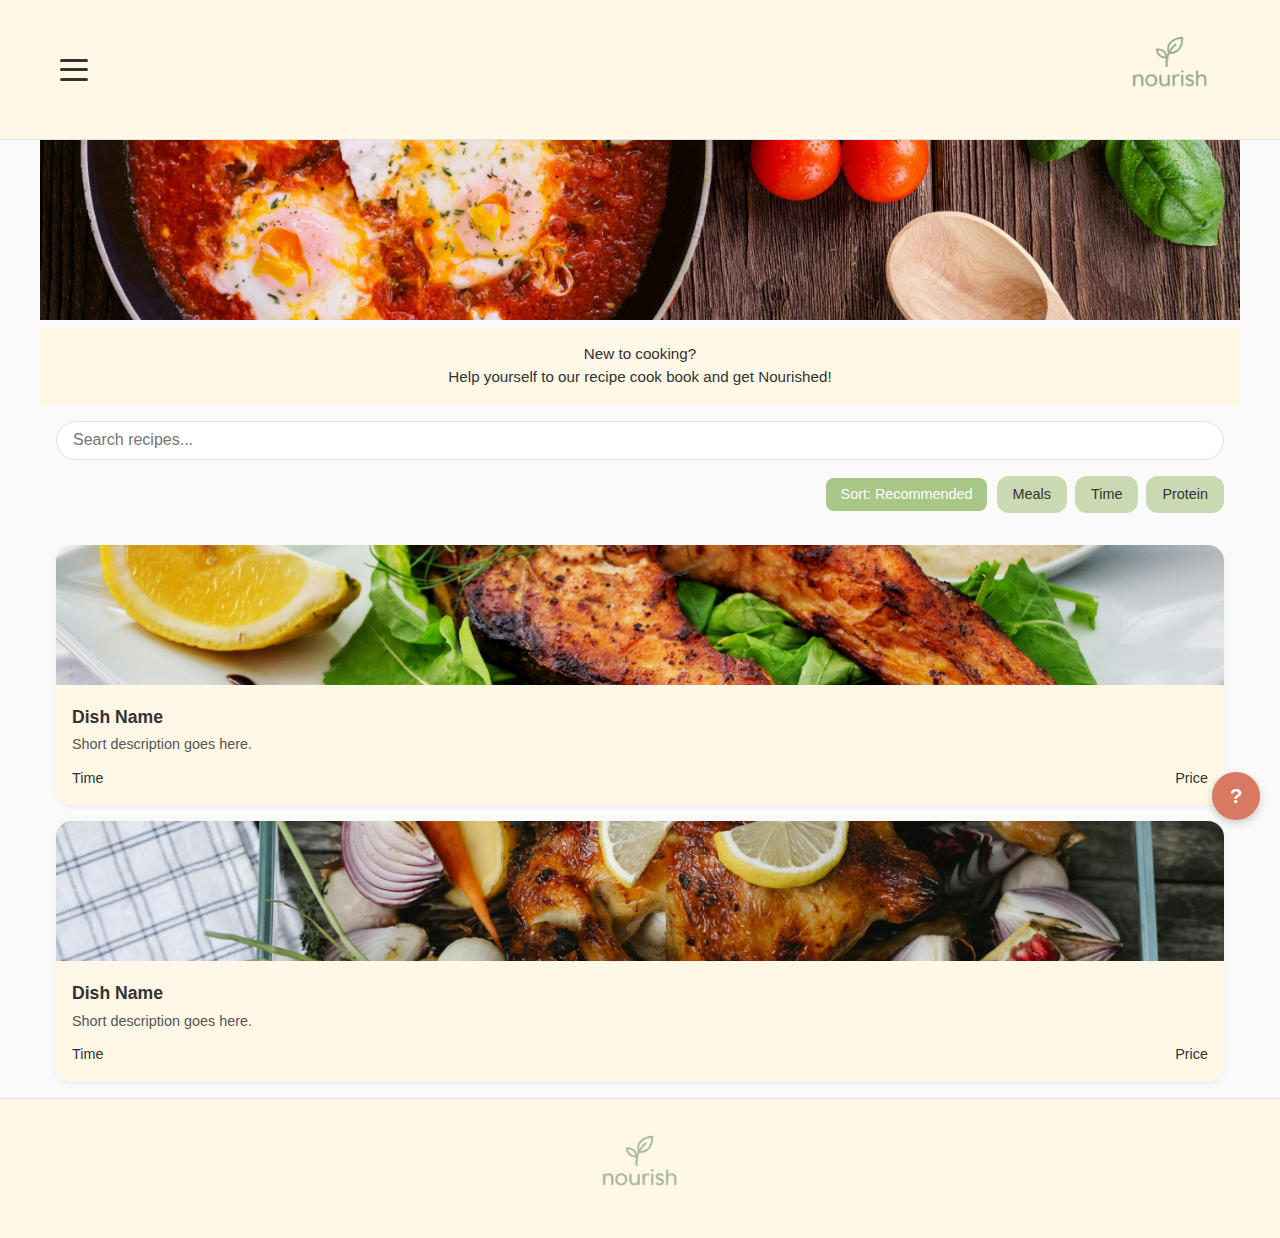
<file: index.html>
<!DOCTYPE html>
<html lang="en">
<head>
  <meta charset="UTF-8" />
  <meta name="viewport" content="width=device-width, initial-scale=1.0" />
  <title>Nourish | Home</title>
  <link rel="stylesheet" href="css/normalize.css">
  <link rel="stylesheet" href="css/screen.css">
</head>
<body>

  <header class="header">
    <div class="nav-container">
      <button class="menu-btn"
              aria-label="Menu"
              aria-expanded="false"
              aria-controls="primary-navigation">
        <span></span><span></span><span></span>
      </button>

      <a href="index.html">
        <img src="nourish-logo1.png" alt="Nourish Logo" class="logo-img">
      </a>
    </div>
  </header>

  <nav id="primary-navigation" class="nav-menu" aria-hidden="true">
    <a href="index.html">Home</a>
    <a href="help.html">Help</a>
  </nav>

  <section class="hero">
    <img src="hero-image.jpg" alt="Cooking hero image" class="hero-img" />
  </section>

  <section class="intro">
    <p>New to cooking?</p>
    <p>Help yourself to our recipe cook book and get Nourished!</p>
  </section>

  <section class="search-section">
    <input 
      type="text" 
      placeholder="Search recipes..." 
      class="search-bar" 
      aria-label="Search recipes"
    />

    <div class="filters">
      <button class="sort-btn">Sort: Recommended</button>
      <div class="filter-group">
        <button class="filter">Meals</button>
        <button class="filter">Time</button>
        <button class="filter">Protein</button>
      </div>
    </div>
  </section>

  <main class="recipe-list">
    <a href="recipe.html" class="recipe-link">
      <article class="recipe-card">
        <img src="recipe1.jpg" alt="Dish image" class="recipe-img" />
        <div class="recipe-content">
          <h2 class="recipe-title">Dish Name</h2>
          <p class="recipe-desc">Short description goes here.</p>
          <div class="recipe-meta">
            <span class="time">Time</span>
            <span class="price">Price</span>
          </div>
        </div>
      </article>
    </a>

    <article class="recipe-card">
      <img src="recipe2.jpg" alt="Dish image" class="recipe-img" />
      <div class="recipe-content">
        <h2 class="recipe-title">Dish Name</h2>
        <p class="recipe-desc">Short description goes here.</p>
        <div class="recipe-meta">
          <span class="time">Time</span>
          <span class="price">Price</span>
        </div>
      </div>
  </article>
  </main>

  <a href="help.html" class="help-btn" aria-label="Help">?</a>

  <footer class="footer">
    <a href="index.html">
      <img src="nourish-logo1.png" alt="Nourish Logo" class="footer-logo">
    </a>
  </footer>

  <script src="main.js"></script>
</body>
</html>
</file>
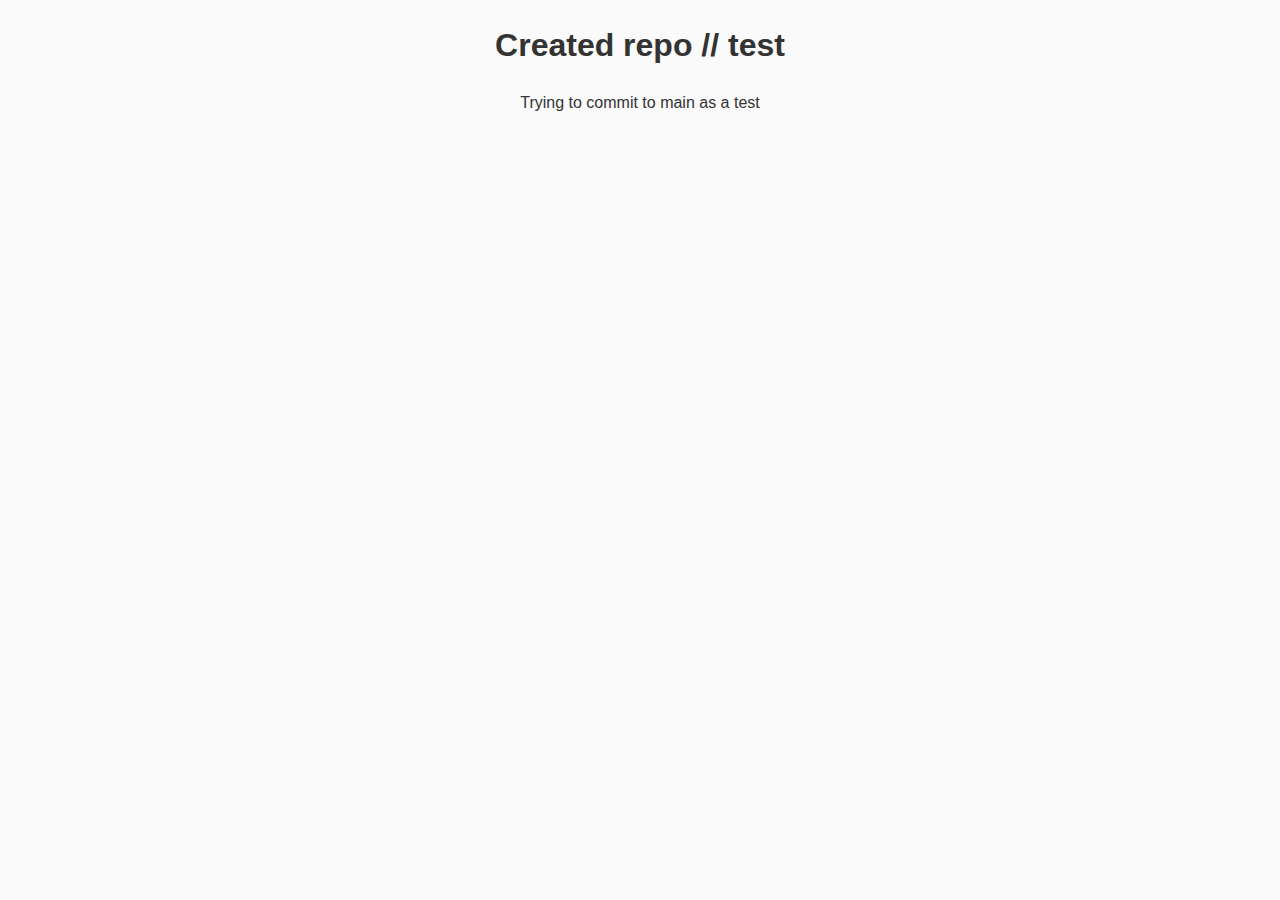
<file: <!DOCTYPE html>.html>
<!DOCTYPE html>
<html lang="en">
<head>
  <meta charset="UTF-8">
  <meta name="viewport" content="width=device-width, initial-scale=1.0">
  <title>Document</title>
  <link rel="stylesheet" href="css/normalize.css">
  <link rel="stylesheet" href="css/screen.css">
</head>
<body>
    <h1>Created repo // test</h1>

    <p>Trying to commit to main as a test</p>
    
</body>
</html>
</file>
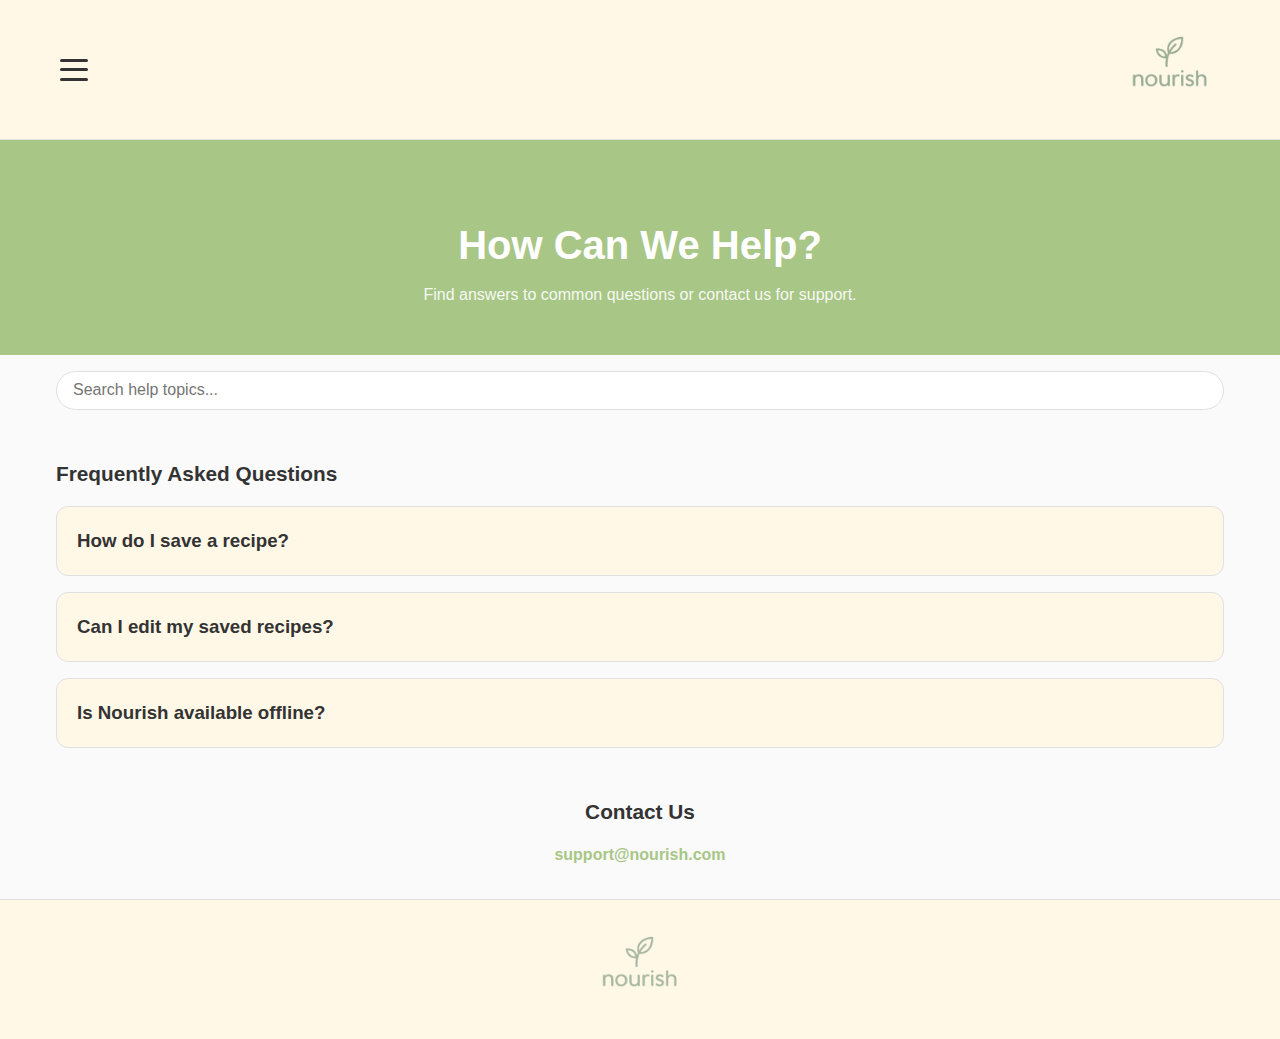
<file: help.html>
<!DOCTYPE html>
<html lang="en">
<head>
  <meta charset="UTF-8" />
  <meta name="viewport" content="width=device-width, initial-scale=1.0" />
  <title>Nourish | Help</title>
  <link rel="stylesheet" href="css/normalize.css">
  <link rel="stylesheet" href="css/screen.css">
</head>
<body>

  <header class="header">
    <div class="nav-container">
      <button class="menu-btn"
              type="button"
              aria-label="Menu"
              aria-expanded="false"
              aria-controls="primary-navigation">
        <span></span><span></span><span></span>
      </button>

      <a href="index.html">
        <img src="nourish-logo1.png" alt="Nourish Logo" class="logo-img">
      </a>
    </div>
  </header>

  <nav id="primary-navigation" class="nav-menu" aria-hidden="true">
    <a href="index.html">Home</a>
    <a href="help.html">Help</a>
  </nav>

  <section class="help-hero">
    <h1>How Can We Help?</h1>
    <p>Find answers to common questions or contact us for support.</p>
  </section>

  <section class="search-section">
    <input 
      type="text" 
      placeholder="Search help topics..." 
      class="search-bar" 
      aria-label="Search help topics"
    />
  </section>

  <main class="help-content">
    <section class="faq-section">
      <h2>Frequently Asked Questions</h2>

      <article class="faq-item">
        <h3 class="faq-question">How do I save a recipe?</h3>
        <p class="faq-answer">Go to your recipe dashboard and click “Save Recipe.”</p>
      </article>

      <article class="faq-item">
        <h3 class="faq-question">Can I edit my saved recipes?</h3>
        <p class="faq-answer">Yes! Just open your saved recipes and select “Edit” on the one you want to update.</p>
      </article>

      <article class="faq-item">
        <h3 class="faq-question">Is Nourish available offline?</h3>
        <p class="faq-answer">Currently, Nourish requires an internet connection, but offline mode is coming soon!</p>
      </article>
    </section>

    <section class="contact-section">
      <h2>Contact Us</h2>
      <a href="mailto:support@nourish.com">support@nourish.com</a>
    </section>
  </main>

  <footer class="footer">
    <a href="index.html">
      <img src="nourish-logo1.png" alt="Nourish Logo" class="footer-logo">
    </a>
  </footer>

  <script src="main.js"></script>
  <script src="help.js"></script>
</body>
</html>
</file>
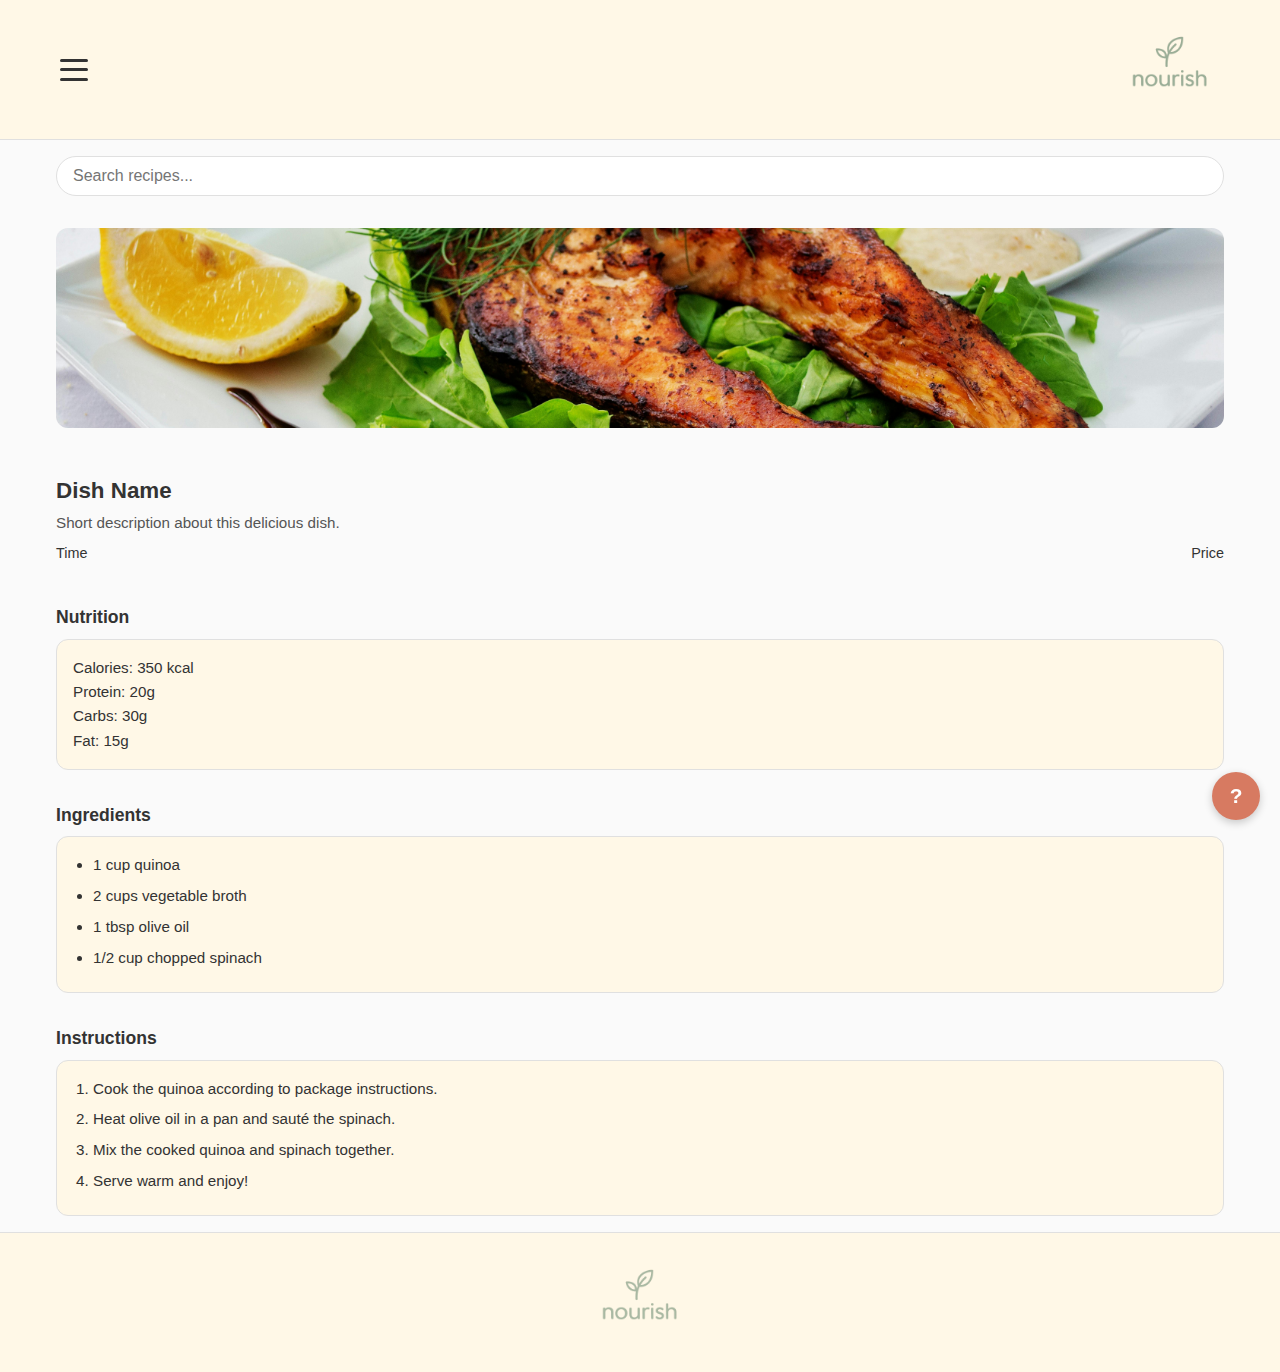
<file: recipe.html>
<!DOCTYPE html>
<html lang="en">
<head>
  <meta charset="UTF-8" />
  <meta name="viewport" content="width=device-width, initial-scale=1.0" />
  <title>Nourish | Recipe</title>
  <link rel="stylesheet" href="css/normalize.css">
  <link rel="stylesheet" href="css/screen.css">
</head>
<body>

  <header class="header">
    <div class="nav-container">
      <button class="menu-btn"
              type="button"
              aria-label="Menu"
              aria-expanded="false"
              aria-controls="primary-navigation">
        <span></span><span></span><span></span>
      </button>

      <a href="index.html">
        <img src="nourish-logo1.png" alt="Nourish Logo" class="logo-img">
      </a>
    </div>
  </header>

  <nav id="primary-navigation" class="nav-menu" aria-hidden="true">
    <a href="index.html">Home</a>
    <a href="help.html">Help</a>
  </nav>

  <section class="search-section">
    <input 
      type="text" 
      placeholder="Search recipes..." 
      class="search-bar" 
      aria-label="Search recipes"
    />
  </section>

  <section class="recipe-header">
    <img src="recipe1.jpg" alt="Recipe image" class="recipe-hero-img" />

    <div class="recipe-info">
      <h1 class="recipe-title">Dish Name</h1>
      <p class="recipe-desc">Short description about this delicious dish.</p>
      <div class="recipe-meta">
        <span class="time">Time</span>
        <span class="price">Price</span>
      </div>
    </div>
  </section>

  <section class="recipe-section">
    <h2>Nutrition</h2>
    <div class="recipe-box">
      <p>Calories: 350 kcal</p>
      <p>Protein: 20g</p>
      <p>Carbs: 30g</p>
      <p>Fat: 15g</p>
    </div>
  </section>

  <section class="recipe-section">
    <h2>Ingredients</h2>
    <div class="recipe-box">
      <ul>
        <li>1 cup quinoa</li>
        <li>2 cups vegetable broth</li>
        <li>1 tbsp olive oil</li>
        <li>1/2 cup chopped spinach</li>
      </ul>
    </div>
  </section>

  <section class="recipe-section">
    <h2>Instructions</h2>
    <div class="recipe-box">
      <ol>
        <li>Cook the quinoa according to package instructions.</li>
        <li>Heat olive oil in a pan and sauté the spinach.</li>
        <li>Mix the cooked quinoa and spinach together.</li>
        <li>Serve warm and enjoy!</li>
      </ol>
    </div>
  </section>

  <a href="help.html" class="help-btn" aria-label="Help">?</a>

  <footer class="footer">
    <a href="index.html">
      <img src="nourish-logo1.png" alt="Nourish Logo" class="footer-logo">
    </a>
  </footer>

  <script src="main.js"></script>
</body>
</html>
</file>
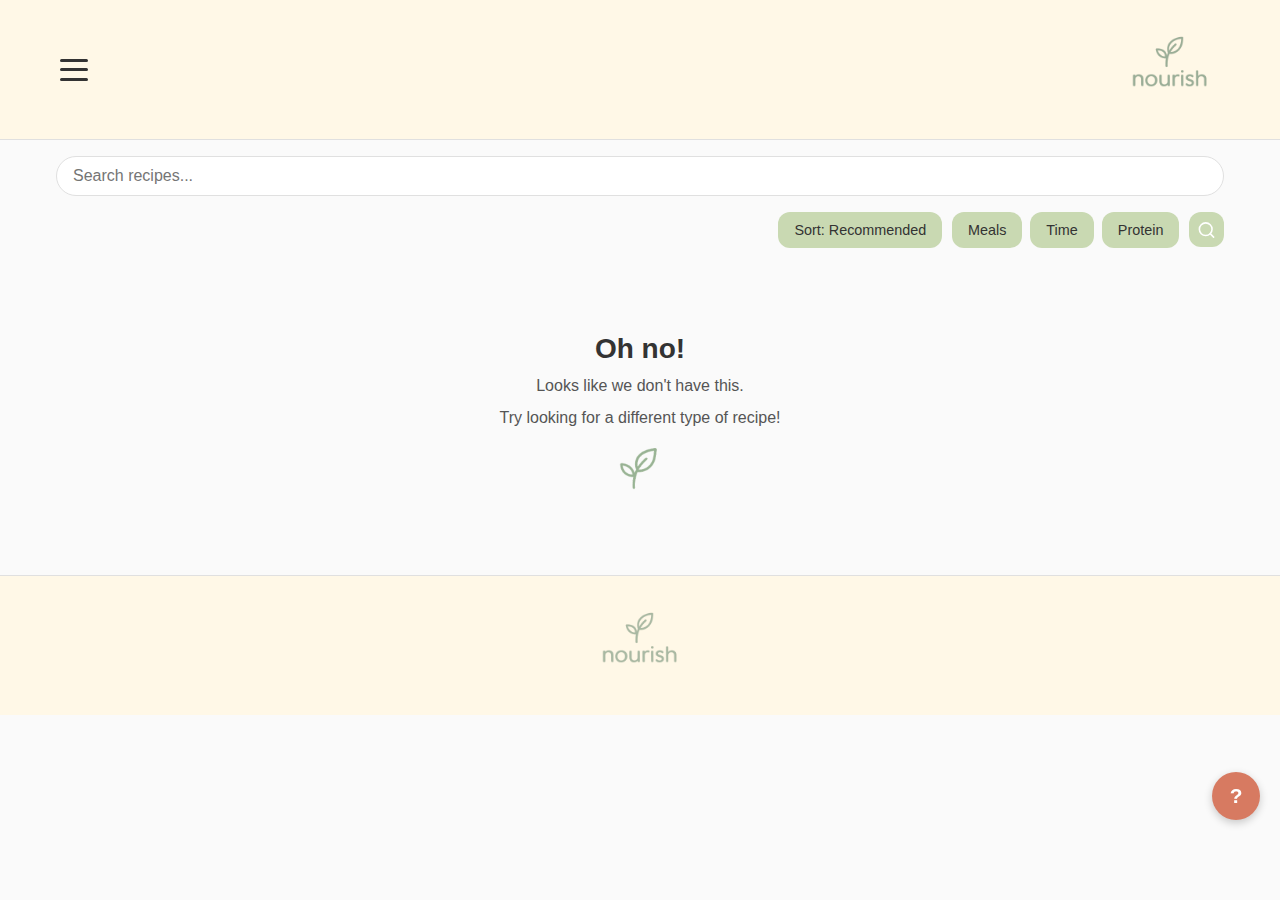
<file: results.html>
<!DOCTYPE html>
<html lang="en">
<head>
  <meta charset="UTF-8" />
  <meta name="viewport" content="width=device-width, initial-scale=1.0" />
  <title>Nourish | Home</title>
  <link rel="stylesheet" href="css/normalize.css">
  <link rel="stylesheet" href="css/screen.css">
</head>
<body>

  <header class="header">
    <div class="nav-container">
      <button class="menu-btn"
              aria-label="Menu"
              aria-expanded="false"
              aria-controls="primary-navigation">
        <span></span><span></span><span></span>
      </button>

      <a href="index.html">
        <img src="nourish-logo1.png" alt="Nourish Logo" class="logo-img">
      </a>
    </div>
  </header>

  <nav id="primary-navigation" class="nav-menu" aria-hidden="true">
    <a href="index.html">Home</a>
    <a href="help.html">Help</a>
  </nav>

  <section class="search-section">
  <input 
    type="text" 
    placeholder="Search recipes..." 
    class="search-bar" 
    aria-label="Search recipes"
  />

  <div class="filters">
    <!-- Sort Dropdown -->
    <div class="dropdown">
      <button class="filter" id="sort-btn">Sort: Recommended</button>
      <div class="dropdown-content">
        <button>Sort: Recommended</button>
        <button>Sort: Alphabetical</button>
        <button>Sort: Quickest</button>
      </div>
    </div>

    <div class="filter-group">
      <!-- Meals Dropdown -->
      <div class="dropdown">
        <button class="filter" id="meals-btn">Meals</button>
        <div class="dropdown-content">
          <button>Breakfast</button>
          <button>Lunch</button>
          <button>Dinner</button>
        </div>
      </div>

      <!-- Time Dropdown -->
      <div class="dropdown">
        <button class="filter" id="time-btn">Time</button>
        <div class="dropdown-content">
          <button>5 min</button>
          <button>15 min</button>
          <button>30 min</button>
          <button>45 min</button>
          <button>1 hr</button>
          <button>1 hr+</button>
        </div>
      </div>

      <!-- Protein Dropdown -->
      <div class="dropdown">
        <button class="filter" id="protein-btn">Protein</button>
        <div class="dropdown-content">
          <button>Chicken</button>
          <button>Beef</button>
          <button>Fish</button>
          <button>Tofu</button>
          <button>Eggs</button>
          <button>Vegetarian</button>
          <button>Vegan</button>
        </div>
      </div>
    </div>

    <button class="search-icon-btn" onclick="window.location.href='results.html'" aria-label="Search">
      <svg xmlns="http://www.w3.org/2000/svg" viewBox="0 0 24 24" width="20" height="20" fill="none" stroke="white" stroke-width="2" stroke-linecap="round" stroke-linejoin="round">
        <circle cx="11" cy="11" r="8"></circle>
        <line x1="21" y1="21" x2="16.65" y2="16.65"></line>
      </svg>
    </button>
  </div>
  </section>

  <section class="results-empty" style="text-align:center; margin:4rem 0;">
    <h2 style="font-size:1.75rem; margin-bottom:1rem;">Oh no!</h2>
    <p style="color:#555; margin-bottom:2rem;">Looks like we don't have this.</p>
    <p>Try looking for a different type of recipe!</p>
    <a href="index.html">
      <img src="nourish-logo3.png" alt="Nourish Logo" class="logo-img" style="height:70px;" />
    </a>
  </section>  

  <a href="help.html" class="help-btn" aria-label="Help">?</a>

  <footer class="footer">
    <a href="index.html">
      <img src="nourish-logo1.png" alt="Nourish Logo" class="footer-logo">
    </a>
  </footer>

  <script src="main.js"></script>
</body>
</html>
</file>
<file: css/screen.css>
/* General Reset */
* {
    box-sizing: border-box;
    margin: 0;
    padding: 0;
}


/* Global Styles */
:root {
  --sage: #A8C686;
  --terracotta: #D77A61;
  --cream: #FFF8E7;
  --charcoal: #333333;
  --light-gray: #E0E0E0;
  --off-white: #FAFAFA;
}

* {
  box-sizing: border-box;
  margin: 0;
  padding: 0;
  font-family: 'Inter', 'Helvetica Neue', sans-serif;
}

body {
  background-color: var(--off-white);
  color: var(--charcoal);
  display: flex;
  flex-direction: column;
  align-items: center;
  line-height: 1.5;
}

.header {
  width: 100%;
  background-color: var(--cream);
  border-bottom: 1px solid var(--light-gray);
}

.nav-container {
  display: flex;
  align-items: center;
  justify-content: space-between;
  padding: 1rem 1.25rem;
  max-width: 1200px;
  margin: 0 auto;
}

.logo {
  font-size: 1.25rem;
  font-weight: 600;
  color: var(--charcoal);
}

.logo-img {
  height: 100px;
  width: auto;
}

.footer-logo {
  height: 100px;
  width: auto;
  opacity: 0.85;
}

.footer-logo:hover {
  opacity: 1;
  transition: opacity 0.2s ease;
}

.hero {
  width: 100%;
  max-width: 1200px;
}

.hero-img {
  width: 100%;
  height: 180px;
  object-fit: cover;
  background-color: var(--light-gray);
}

.intro {
  width: 100%;
  max-width: 1200px;
  background-color: var(--cream);
  text-align: center;
  padding: 1rem;
  font-size: 0.95rem;
  color: var(--charcoal);
}

.search-section {
  width: 100%;
  max-width: 1200px;
  padding: 1rem;
  display: flex;
  flex-direction: column;
  gap: 1rem;
}

.search-bar {
  width: 100%;
  padding: 0.6rem 1rem;
  border: 1px solid var(--light-gray);
  border-radius: 25px;
  outline: none;
}

.filters {
  display: flex;
  flex-wrap: wrap;
  align-items: center;
  justify-content: flex-end;
  gap: 0.6rem;
}

.sort-btn {
  background-color: var(--sage);
  color: white;
  border: none;
  padding: 0.5rem 0.9rem;
  border-radius: 8px;
  cursor: pointer;
  font-size: 0.9rem;
}

.filter-group {
  display: flex;
  gap: 0.5rem;
}

.filter {
  background-color: white;
  border: 1px solid var(--sage);
  color: var(--charcoal);
  padding: 0.45rem 0.8rem;
  border-radius: 8px;
  cursor: pointer;
  font-size: 0.9rem;
  transition: all 0.2s ease;
}

.filter:hover {
  background-color: var(--sage);
  color: white;
}

.recipe-list {
  width: 100%;
  max-width: 1200px;
  padding: 1rem;
  display: flex;
  flex-direction: column;
  gap: 1rem;
}

.recipe-card {
  background-color: var(--cream);
  border-radius: 16px;
  overflow: hidden;
  box-shadow: 0 2px 6px rgba(0,0,0,0.05);
}

.recipe-img {
  width: 100%;
  height: 140px;
  object-fit: cover;
  background-color: var(--light-gray);
}

.recipe-content {
  padding: 0.75rem 1rem 1rem;
}

.recipe-title {
  font-size: 1.1rem;
  font-weight: 600;
  margin-bottom: 0.25rem;
}

.recipe-desc {
  font-size: 0.9rem;
  color: #555;
  margin-bottom: 0.75rem;
}

.recipe-meta {
  display: flex;
  justify-content: space-between;
  font-size: 0.9rem;
  color: var(--charcoal);
}

.help-btn {
  position: fixed;
  bottom: 80px;
  right: 20px;
  width: 48px;
  height: 48px;
  border-radius: 50%;
  background-color: var(--terracotta);
  color: white;
  border: none;
  font-size: 1.3rem;
  font-weight: bold;
  cursor: pointer;
  box-shadow: 0 3px 8px rgba(0,0,0,0.2);
}

.footer {
  width: 100%;
  background-color: var(--cream);
  text-align: center;
  padding: 1rem;
  border-top: 1px solid var(--light-gray);
  font-size: 0.9rem;
}

/* Recipe Page Specific */
.recipe-header {
  width: 100%;
  max-width: 1200px;
  margin: 0 auto;
  padding: 1rem;
}

.recipe-hero-img {
  width: 100%;
  height: 200px;
  object-fit: cover;
  border-radius: 12px;
  background-color: var(--light-gray);
  margin-bottom: 1rem;
}

.recipe-info {
  padding: 0.5rem 0;
}

.recipe-info .recipe-title {
  font-size: 1.4rem;
  font-weight: 600;
  margin-bottom: 0.3rem;
}

.recipe-info .recipe-desc {
  font-size: 0.95rem;
  color: #555;
  margin-bottom: 0.5rem;
}

.recipe-section {
  width: 100%;
  max-width: 1200px;
  margin: 0 auto;
  padding: 1rem;
}

.recipe-section h2 {
  font-size: 1.1rem;
  margin-bottom: 0.5rem;
  color: var(--charcoal);
}

.recipe-box {
  background-color: var(--cream);
  border: 1px solid var(--light-gray);
  border-radius: 12px;
  padding: 1rem;
  font-size: 0.95rem;
  line-height: 1.6;
}

.recipe-box ul, 
.recipe-box ol {
  margin-left: 1.25rem;
}

.recipe-box li {
  margin-bottom: 0.4rem;
}

/* Help Page Specific */
.help-hero {
  width: 100%;
  background-color: var(--sage);
  color: white;
  text-align: center;
  padding: 3rem 1.5rem;
}

.help-hero h1 {
  font-size: 2rem;
  margin-bottom: 0.5rem;
}

.help-hero p {
  font-size: 1rem;
  opacity: 0.9;
}

.help-content {
  width: 100%;
  max-width: 1200px;
  margin: 2rem auto;
  padding: 0 1rem;
}

.faq-section h2,
.contact-section h2 {
  font-size: 1.3rem;
  margin-bottom: 1rem;
}

.faq-item {
  background-color: var(--cream);
  padding: 1rem;
  border-radius: 12px;
  margin-bottom: 1rem;
  border: 1px solid var(--light-gray);
  cursor: pointer;
  transition: background-color 0.2s ease;
}

.faq-item:hover {
  background-color: #f4f9f1;
}

.faq-question {
  font-weight: 600;
}

.faq-answer {
  margin-top: 0.5rem;
  color: #555;
  display: none;
}

.contact-section {
  text-align: center;
  margin-top: 3rem;
}

.contact-section a {
  color: var(--sage);
  font-weight: 600;
  text-decoration: none;
}

.contact-section a:hover {
  text-decoration: underline;
}

/* Responsive */
@media (min-width: 768px) {
  .help-hero h1 {
    font-size: 2.5rem;
  }

  .faq-item {
    padding: 1.25rem;
  }
}

/* Hamburger Menu Button */
.menu-btn {
  position: relative;
  width: 28px;
  height: 22px;
  background: none;
  border: none;
  cursor: pointer;
  z-index: 1000;
  transition: all 0.3s ease;
}

.menu-btn span {
  display: block;
  height: 3px;
  width: 100%;
  background-color: var(--charcoal);
  border-radius: 2px;
  position: absolute;
  left: 0;
  transition: all 0.3s ease;
}

.menu-btn span:nth-child(1) {
  top: 0;
}
.menu-btn span:nth-child(2) {
  top: 9px;
}
.menu-btn span:nth-child(3) {
  bottom: 0;
}

/* When open, turn into X */
.menu-btn.open span:nth-child(1) {
  transform: rotate(45deg);
  top: 9px;
  background-color: var(--charcoal);
}

.menu-btn.open span:nth-child(2) {
  opacity: 0;
}

.menu-btn.open span:nth-child(3) {
  transform: rotate(-45deg);
  bottom: 9px;
  background-color: var(--charcoal);
}

/* Dropdown Menu */
.nav-menu {
  position: absolute;
  top: 70px;
  left: 0;
  width: 100%;
  background-color: var(--cream);
  text-align: center;
  overflow: hidden;
  max-height: 0;
  opacity: 0;
  transition: max-height 0.4s ease, opacity 0.4s ease;
  border-bottom: 1px solid var(--light-gray);
  z-index: 99;
  box-shadow: 0 4px 8px rgba(0, 0, 0, 0.05);
}

.nav-menu.open {
  max-height: 300px;
  opacity: 1;
}

.nav-menu a {
  display: block;
  padding: 1rem 0;
  color: var(--charcoal);
  text-decoration: none;
  font-weight: 500;
  font-size: 1rem;
  border-bottom: 1px solid var(--light-gray);
  transition: background-color 0.2s ease, color 0.2s ease;
}

.nav-menu a:hover {
  background-color: var(--sage);
  color: white;
}

.nav-menu a:active {
  background-color: var(--sage);
  color: white;
}

.help-btn {
  position: fixed;
  bottom: 80px;
  right: 20px;
  width: 48px;
  height: 48px;
  border-radius: 50%;
  background-color: var(--terracotta);
  color: white;
  display: inline-flex;
  align-items: center;
  justify-content: center;
  text-decoration: none;
  font-size: 1.3rem;
  font-weight: bold;
  cursor: pointer;
  box-shadow: 0 3px 8px rgba(0,0,0,0.2);
  border: none;
  -webkit-tap-highlight-color: transparent;
}

.help-btn > button {
  all: unset;
  width: 100%;
  height: 100%;
  display: inline-flex;
  align-items: center;
  justify-content: center;
  color: inherit;
  font: inherit;
  cursor: pointer;
}

.help-btn:hover,
.help-btn:focus {
  transform: translateY(-2px);
  box-shadow: 0 6px 14px rgba(0,0,0,0.18);
  outline: none;
}

.help-btn:focus-visible {
  box-shadow: 0 3px 8px rgba(0,0,0,0.2), 0 0 0 4px rgba(168,198,134,0.22);
}

/* === Desktop View === */
@media (min-width: 768px) {
  .nav-menu a:hover {
    background-color: var(--sage);
    color: white;
  }
}

.recipe-link {
  text-decoration: none;
  color: inherit;
  display: block;
}

.recipe-link:hover .recipe-card {
  transform: scale(1.02);
  transition: transform 0.2s ease;
}

/* Dropdown container */
.dropdown {
  position: relative;
  display: inline-block;
}

/* Hidden dropdown menu */
.dropdown-content {
  display: none;
  position: absolute;
  background-color: white;
  min-width: 140px;
  box-shadow: 0 4px 8px rgba(0,0,0,0.1);
  border-radius: 10px;
  z-index: 10;
  margin-top: 8px;
}

/* Dropdown buttons */
.dropdown-content button {
  width: 100%;
  border: none;
  background: none;
  padding: 10px 12px;
  text-align: left;
  cursor: pointer;
  font-size: 14px;
  color: #333;
  border-radius: 8px;
}

.dropdown-content button:hover {
  background-color: #d8e2c8; /* subtle sage hover */
}

/* Show dropdown on click (handled by JS) */
.dropdown.show .dropdown-content {
  display: block;
}

/* Filter buttons */
.filter {
  background-color: #c9d9b2; /* sage green */
  border: none;
  border-radius: 12px;
  padding: 10px 16px;
  cursor: pointer;
  font-weight: 500;
  transition: background-color 0.2s ease;
}

.filter:hover {
  background-color: #b6c7a3;
}

/* Wider dropdown for the Sort menu */
#sort-btn + .dropdown-content {
  min-width: 160px; /* default is about 120px — increase for readability */
}

.search-icon-btn {
  display: flex;
  align-items: center;
  justify-content: center;
  background-color: #c9d9b2;
  border: none;
  border-radius: 12px;
  padding: 8px;
  width: 35px;
  height: 35px;
  cursor: pointer;
  transition: background-color 0.2s ease;
}

.search-icon-btn:hover {
  background-color: #b6c7a3;
  border-radius: 12px;
}

.search-icon-btn svg {
  stroke: white;
}

.results-empty p {
  margin-bottom: 1rem;
  padding: 0 1.5rem;
  line-height: 0;
  text-align: center;
  color: #555;
}
</file>
